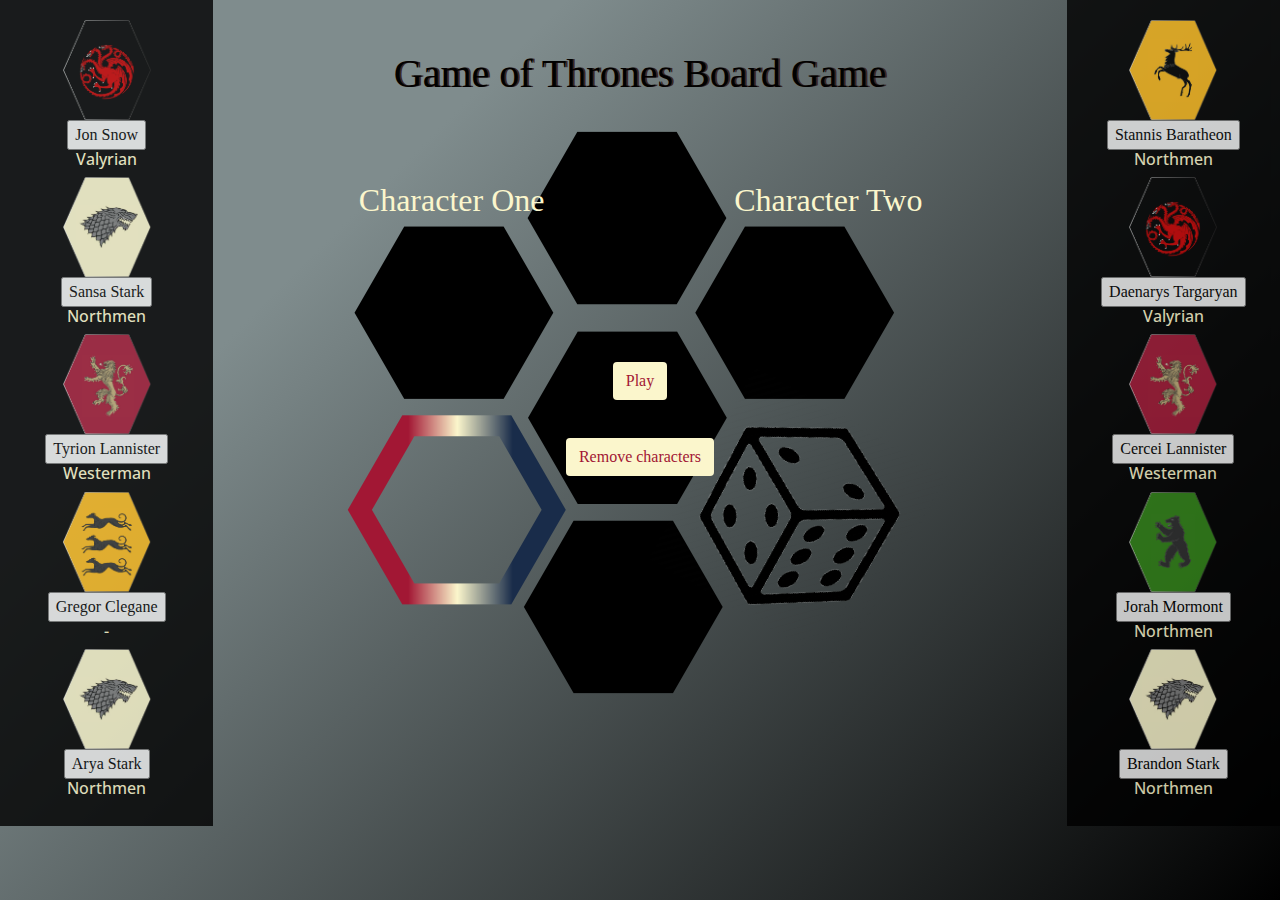
<file: character.html>
<html lang="en">
<head>
    <link rel="stylesheet" href="style/styles.css">
    <meta charset="UTF-8">
    <meta name="viewport" content="width=device-width, initial-scale=1.0">
    <meta http-equiv="X-UA-Compatible" content="ie=edge">
    <title>Game of Thrones</title>
</head>
<body>
    <header>
    </header>
    <main>
        <div class="container-fluid">
            <div class="row">
                <div id="characterOneContainer" class="col-sm-2 choose-character"></div>

                <div class="col-sm-8 banner">
                    <h1>Game of Thrones Board Game</h1>
                    <div class="col-sm-6 left">
                        <h2>Character One</h2>
                        <div class="banner" id="playerOne"></div>
                    </div>
    
                    <div class="col-sm-6 right">
                        <h2>Character Two</h2>
                        <div class="banner" id="playerTwo"></div>
                    </div>
                    <div>
                        <form action="board.html" onsubmit="return(passValue());">
                            <input class="btn btn-default" type="submit" value="Play">
                        </form>
                        <button class="btn btn-default" onclick="removeCharacters()">Remove characters</button>
                    </div>
                </div>

                <div id="characterTwoContainer" class="col-sm-2 choose-character"></div>
            </div>
        </div>
    </main>  

    <script src="script/script.js"></script>
    <script src="https://ajax.googleapis.com/ajax/libs/jquery/3.4.1/jquery.min.js"></script>
    </body>
</html>
</file>
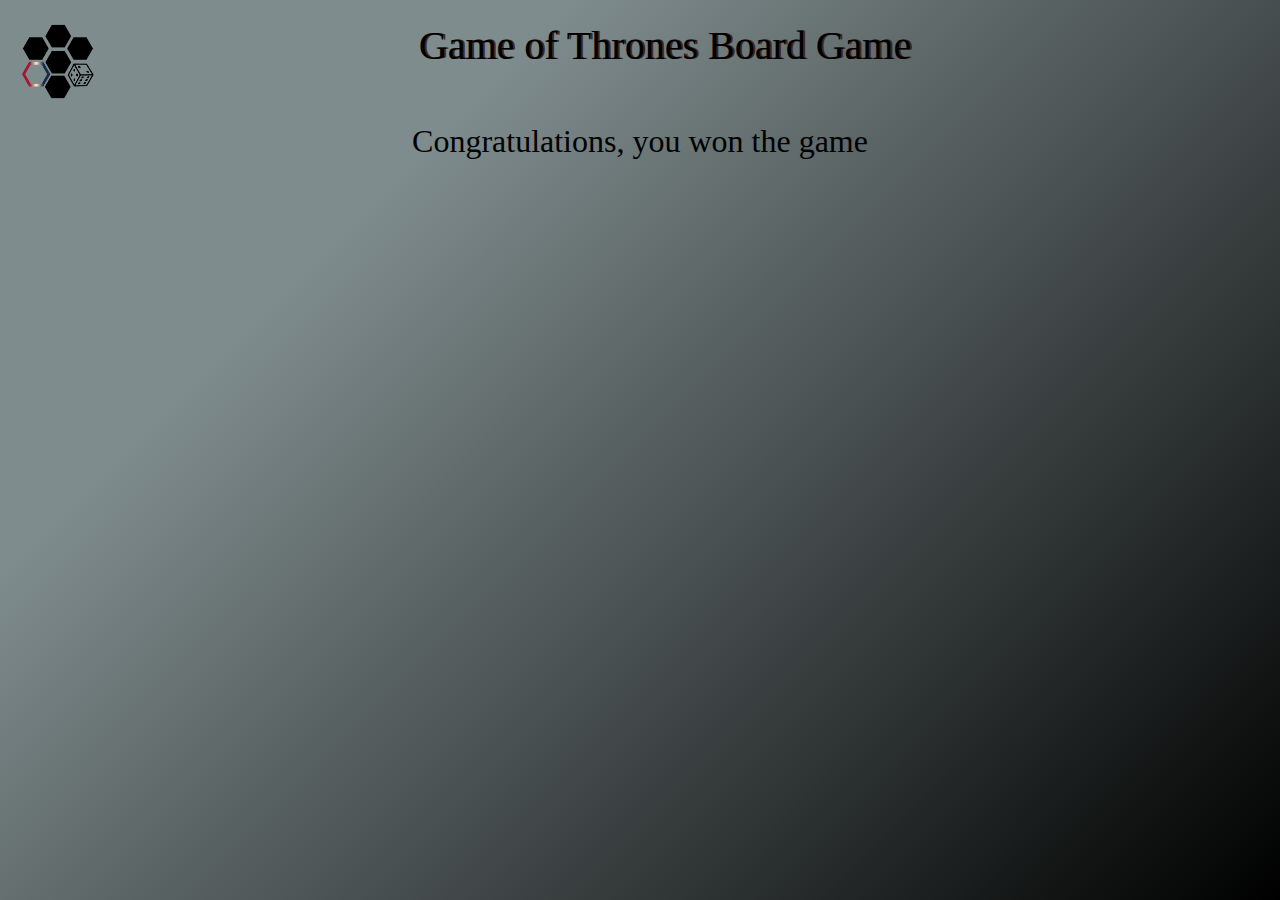
<file: winner.html>
<html lang="en">
<head>
    <link rel="stylesheet" href="style/styles.css">
    <meta charset="UTF-8">
    <meta name="viewport" content="width=device-width, initial-scale=1.0">
    <title>Game of Thrones</title>
</head>
<body class="winnerStyle">
    <header>
        <nav>
            <a class="logo"><img src="images/logo7.png" alt="hexagon tiles with dice and multi-coloured tile"></a>
            <h1>Game of Thrones Board Game</h1>
        </nav>
    </header>
    <main>
       
        <h2 id="winnerText">Congratulations, you won the game</h2>
        <h3 id="winner" class="winnerStyle"></h3>
    </main>  

<script src="script/winner.js"></script>
</body>
</html>
</file>
<file: style/styles.css>
@import "https://stackpath.bootstrapcdn.com/bootstrap/4.3.1/css/bootstrap.min.css";
@import "https://fonts.googleapis.com/css?family=Open+Sans&display=swap";
:root {
  /* Change this to change the appearance of the hexaons */
  --hex-width: 90px;
  --hex-between: 5px;
  /* Other hexagon dimentions */
  --hex-height: calc(var(--hex-width) / 1.73);
  --hex-margin: calc(var(--hex-width) / 2);
  --hex-border: calc(var(--hex-margin) / 1.73);
  --hex-transition: all .2s ease;
  /* Colors */
  --color-hex-default: #000000;
  --color-hex-hover: #fbf6cc;
  --color: #343434;
  --red: #a21734;
  --blue: #192c4a;
  --whiteIsh: #fbf6cc;
}

.btn {
  margin: 10px;
  background-color: #fbf6cc;
  color: #a21734;
}

.hexagon-container .btn {
  position: absolute;
  padding: 20px 0;
}

.banner {
  padding: 50;
  color: #fbf6cc;
  font-size: large;
}
.banner img {
  width: 150px;
}

img #img-0 .character-banner, img #img-1 .character-banner {
  width: 120px;
}

nav {
  padding: 22px 50px 22px 20px;
  text-align: center;
}

.logo img {
  float: left;
  max-width: 80px;
}

h1 {
  color: black;
  padding-bottom: inherit;
  text-shadow: 2px 0px #3D2721;
  text-align: center;
}

body {
  font-family: Georgia, "Times New Roman", Times, serif;
  text-align: center;
  background-color: #000000;
  background-image: linear-gradient(315deg, #000000 0%, #7f8c8d 74%);
  color: #000;
  margin: auto;
}

.container-fluid {
  background-image: url(../images/logo7.png);
  background-repeat: no-repeat;
  background-position: center;
}

h3 h4 h5 h6 p {
  font-family: "Open Sans", sans-serif;
}

.right {
  float: right;
}

.left {
  float: left;
}

h6 {
  color: #fbf6cc;
  font-family: "Open Sans", sans-serif;
}

.choose-character img {
  max-height: 100px;
}

.col-sm-2 {
  background-color: #000000;
  padding: 20px;
  opacity: 80%;
}
.col-sm-2 .two {
  padding-top: 40px;
}

.two {
  padding-top: 40px;
}

form h4 {
  color: blanchedalmond;
}

.col-sm-6 {
  padding: 25;
}

main .hexagon-container {
  margin: 20px 0px;
  background-color: black;
  padding: 3% 0;
  flex-direction: row;
  justify-content: center;
}

.dice {
  width: 100px;
  display: none;
}

#rollDice {
  margin: 5%;
  position: absolute;
  float: right;
  padding: 15 2;
}

.players {
  background-color: #000000;
  color: #fbf6cc;
  padding: 20px;
  opacity: 95%;
}

.token {
  display: none;
  position: absolute;
  width: 70px;
}

.col-sm-2 {
  margin: auto;
}

/* Hexagons */
.hexagon-container {
  display: grid;
  grid-template-columns: var(--hex-width) var(--hex-width) var(--hex-width) var(--hex-width) var(--hex-width);
  grid-auto-rows: calc(var(--hex-width) - 28.87px/2);
  grid-gap: var(--hex-between) var(--hex-between);
  padding-left: 25%;
  opacity: 80%;
}

.hexagon {
  align-items: center;
  background-color: var(--color-hex-default);
  display: flex;
  color: #fbf6cc;
  fill: white;
  height: var(--hex-height);
  justify-content: center;
  margin: var(--hex-border) 0;
  position: relative;
  transition: var(--hex-transition);
  width: var(--hex-width);
}

.hexagon::after,
.hexagon::before {
  border-left: var(--hex-margin) solid transparent;
  border-right: var(--hex-margin) solid transparent;
  content: "";
  left: 0;
  position: absolute;
  transition: var(--hex-transition);
  width: 0;
}

.hexagon::after {
  border-top: var(--hex-border) solid var(--color-hex-default);
  top: 100%;
  width: 0;
}

.hexagon::before {
  border-bottom: var(--hex-border) solid var(--color-hex-default);
  bottom: 100%;
}

.hexagon:hover {
  background-color: var(--color-hex-hover);
  color: black;
}

.hexagon:hover::after,
.hexagon:hover::before {
  border-top-color: var(--color-hex-hover);
  border-bottom-color: var(--color-hex-hover);
}

.hexagon:nth-child(10n+6),
.hexagon:nth-child(10n+7),
.hexagon:nth-child(10n+8),
.hexagon:nth-child(10n+9),
.hexagon:nth-child(10n+10) {
  margin-left: calc(var(--hex-width) / 2 + var(--hex-between) / 2);
}

.hexagon > div {
  height: 75%;
  transition: var(--hex-transition);
}

/* Colors */
.color {
  background-color: var(--color);
  font-size: xx-large;
}

.color::after,
.color::before {
  border-top-color: var(--color);
  border-bottom-color: var(--color);
}

.color:hover {
  fill: var(--color);
}

.multi-color {
  background: var(--blue);
}

.multi-color::after,
.multi-color::before {
  border-top-color: var(--whiteIsh);
  border-bottom-color: var(--red);
}

.multi-color:hover {
  fill: var(--red);
}

/*# sourceMappingURL=styles.css.map */
</file>
